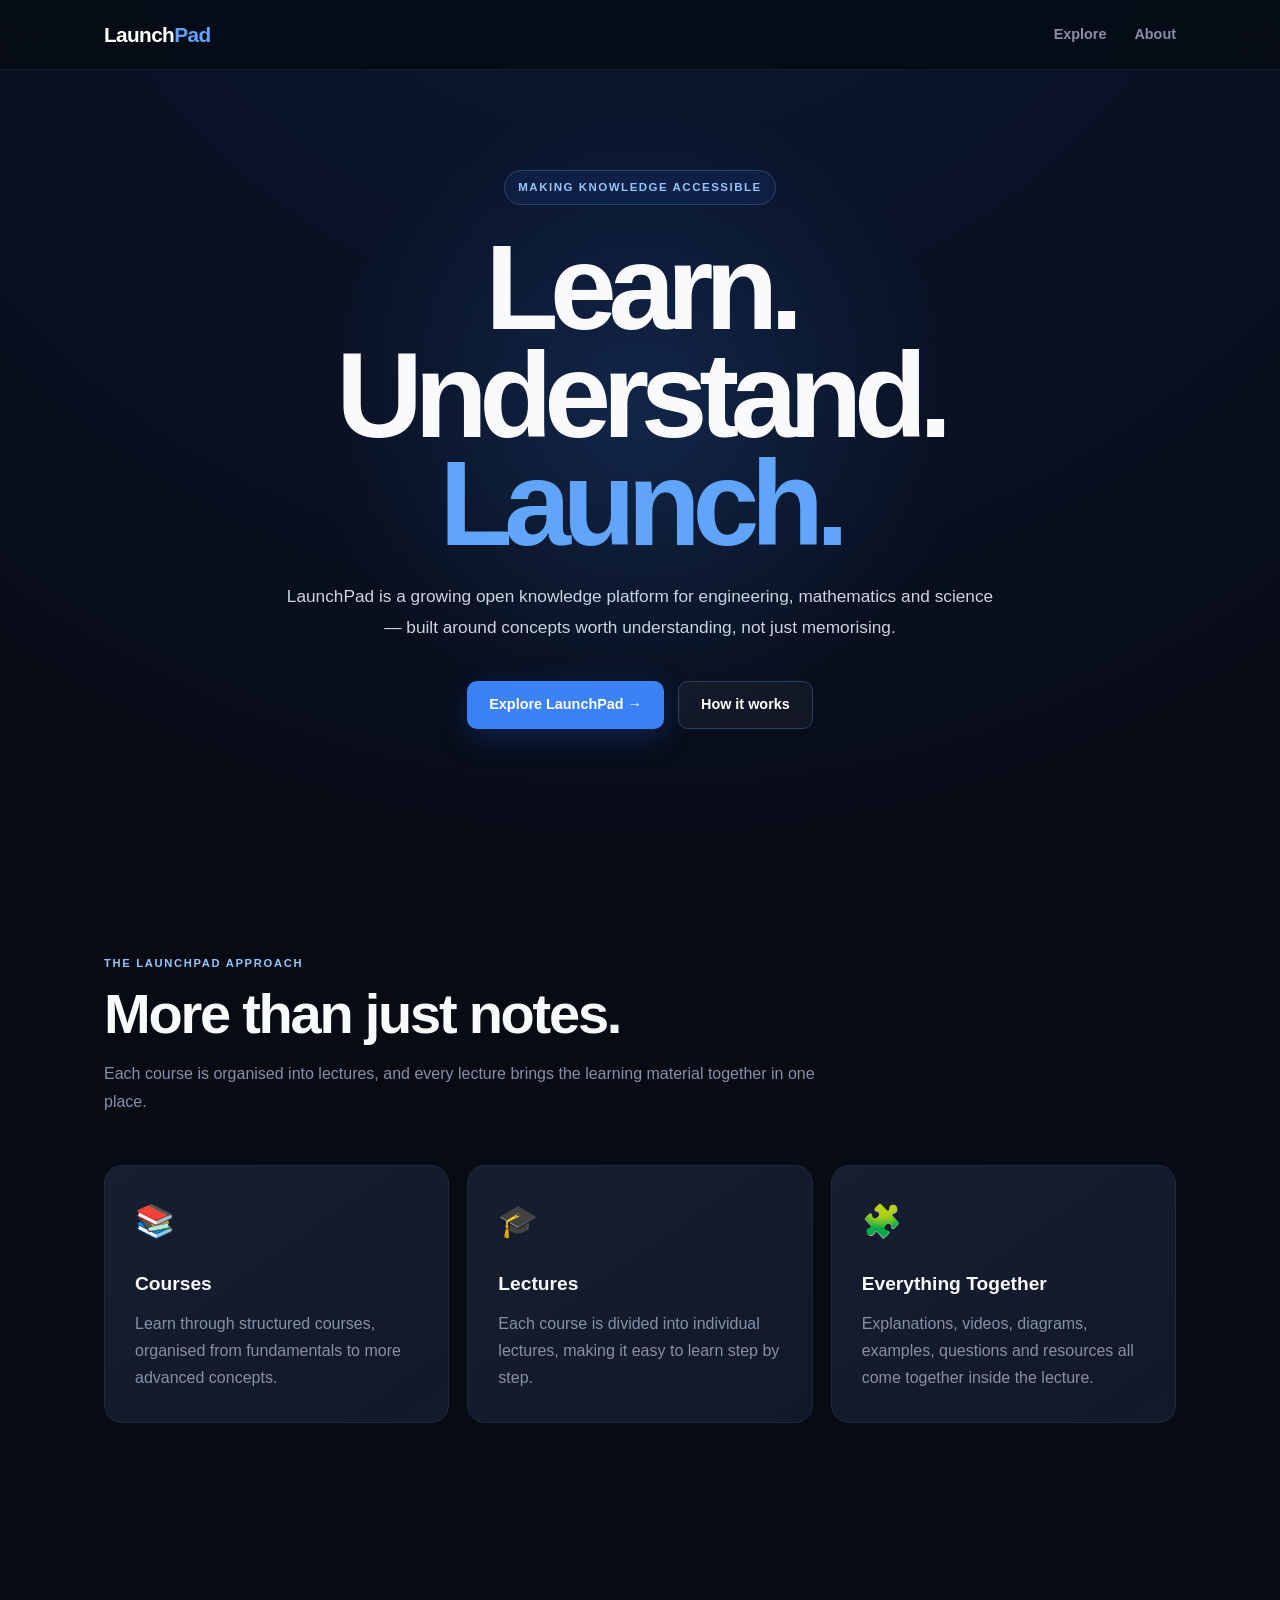
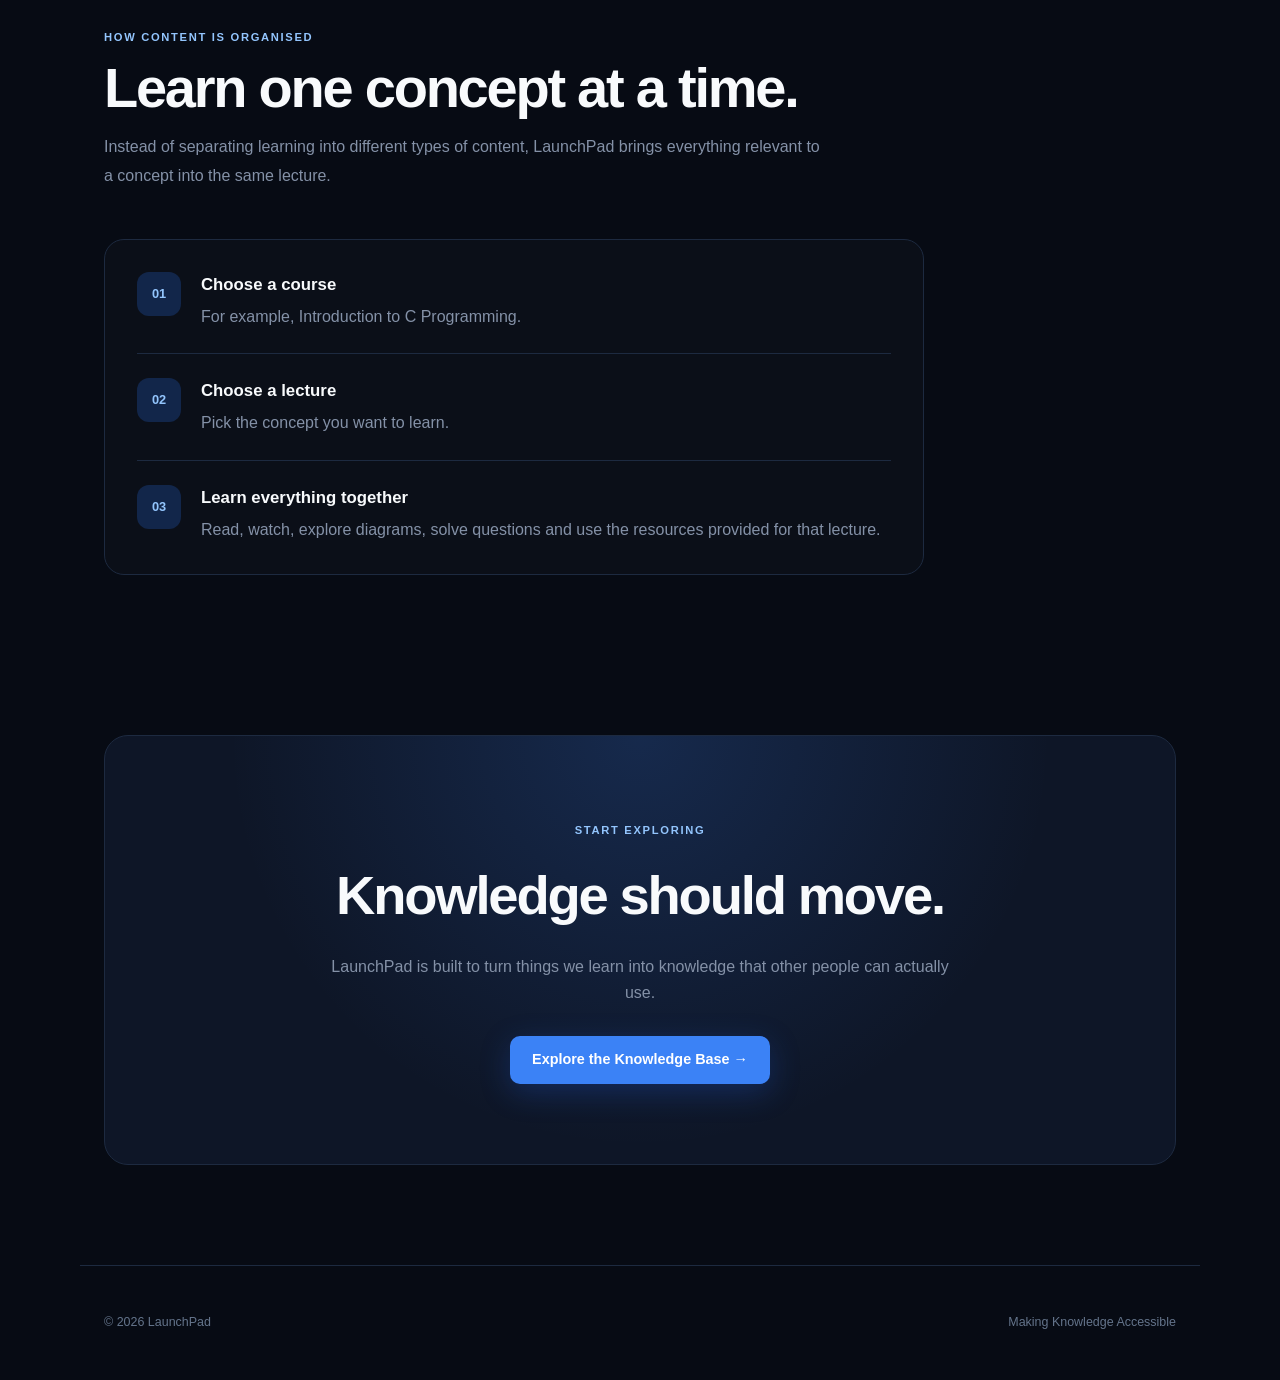
<file: index.html>
<!DOCTYPE html>
<html lang="en">
<head>
    <meta charset="UTF-8">
    <meta name="viewport" content="width=device-width, initial-scale=1.0">

    <title>LaunchPad — Engineering Knowledge</title>

    <link rel="stylesheet" href="css/style.css">
</head>

<body>

    <!-- Navigation -->
    <nav class="navbar">

        <div class="nav-container">

            <a href="index.html" class="logo"> <span class="logo-launch">Launch</span><span class="logo-pad">Pad</span> </a>

            <div class="nav-links">
                <a href="explore.html">Explore</a>
                <a href="#">About</a>
            </div>

        </div>

    </nav>


    <!-- Hero -->
    <header class="hero">

        <div class="hero-content">

            <span class="hero-badge">
                MAKING KNOWLEDGE ACCESSIBLE
            </span>

            <h1>
                Learn.<br>
                Understand.<br>
                <span>Launch.</span>
            </h1>

            <p>
                LaunchPad is a growing open knowledge platform for
                engineering, mathematics and science — built around
                concepts worth understanding, not just memorising.
            </p>

            <div class="hero-buttons">

                <a href="explore.html" class="btn btn-primary">
                    Explore LaunchPad →
                </a>

                <a href="#how-it-works" class="btn btn-secondary">
                    How it works
                </a>

            </div>

        </div>

    </header>


    <!-- How LaunchPad Works -->
    <section class="section" id="how-it-works">

        <div class="section-heading">

            <span class="section-label">
                THE LAUNCHPAD APPROACH
            </span>

            <h2>
                More than just notes.
            </h2>

            <p>
                Each course is organised into lectures, and every lecture
                brings the learning material together in one place.
            </p>

        </div>


        <div class="feature-grid">

            <div class="feature-card">
                <div class="feature-icon">📚</div>

                <h3>Courses</h3>

                <p>
                    Learn through structured courses, organised from
                    fundamentals to more advanced concepts.
                </p>
            </div>


            <div class="feature-card">
                <div class="feature-icon">🎓</div>

                <h3>Lectures</h3>

                <p>
                    Each course is divided into individual lectures,
                    making it easy to learn step by step.
                </p>
            </div>


            <div class="feature-card">
                <div class="feature-icon">🧩</div>

                <h3>Everything Together</h3>

                <p>
                    Explanations, videos, diagrams, examples, questions
                    and resources all come together inside the lecture.
                </p>
            </div>

        </div>

    </section>


    <!-- Example -->
    <section class="section example-section">

        <div class="section-heading">

            <span class="section-label">
                HOW CONTENT IS ORGANISED
            </span>

            <h2>
                Learn one concept at a time.
            </h2>

            <p>
                Instead of separating learning into different types of
                content, LaunchPad brings everything relevant to a concept
                into the same lecture.
            </p>

        </div>


        <div class="learning-path">

            <div class="path-step">
                <span class="path-number">01</span>

                <div>
                    <h3>Choose a course</h3>
                    <p>
                        For example, Introduction to C Programming.
                    </p>
                </div>
            </div>


            <div class="path-line"></div>


            <div class="path-step">
                <span class="path-number">02</span>

                <div>
                    <h3>Choose a lecture</h3>
                    <p>
                        Pick the concept you want to learn.
                    </p>
                </div>
            </div>


            <div class="path-line"></div>


            <div class="path-step">
                <span class="path-number">03</span>

                <div>
                    <h3>Learn everything together</h3>
                    <p>
                        Read, watch, explore diagrams, solve questions
                        and use the resources provided for that lecture.
                    </p>
                </div>
            </div>

        </div>

    </section>


    <!-- CTA -->
    <section class="cta-section">

        <div class="cta-content">

            <span class="section-label">
                START EXPLORING
            </span>

            <h2>
                Knowledge should move.
            </h2>

            <p>
                LaunchPad is built to turn things we learn into knowledge
                that other people can actually use.
            </p>

            <a href="explore.html" class="btn btn-primary">
                Explore the Knowledge Base →
            </a>

        </div>

    </section>


    <!-- Footer -->
    <footer class="footer">

        <p>
            © 2026 LaunchPad
        </p>

        <p>
            Making Knowledge Accessible
        </p>

    </footer>

</body>
</html>
</file>
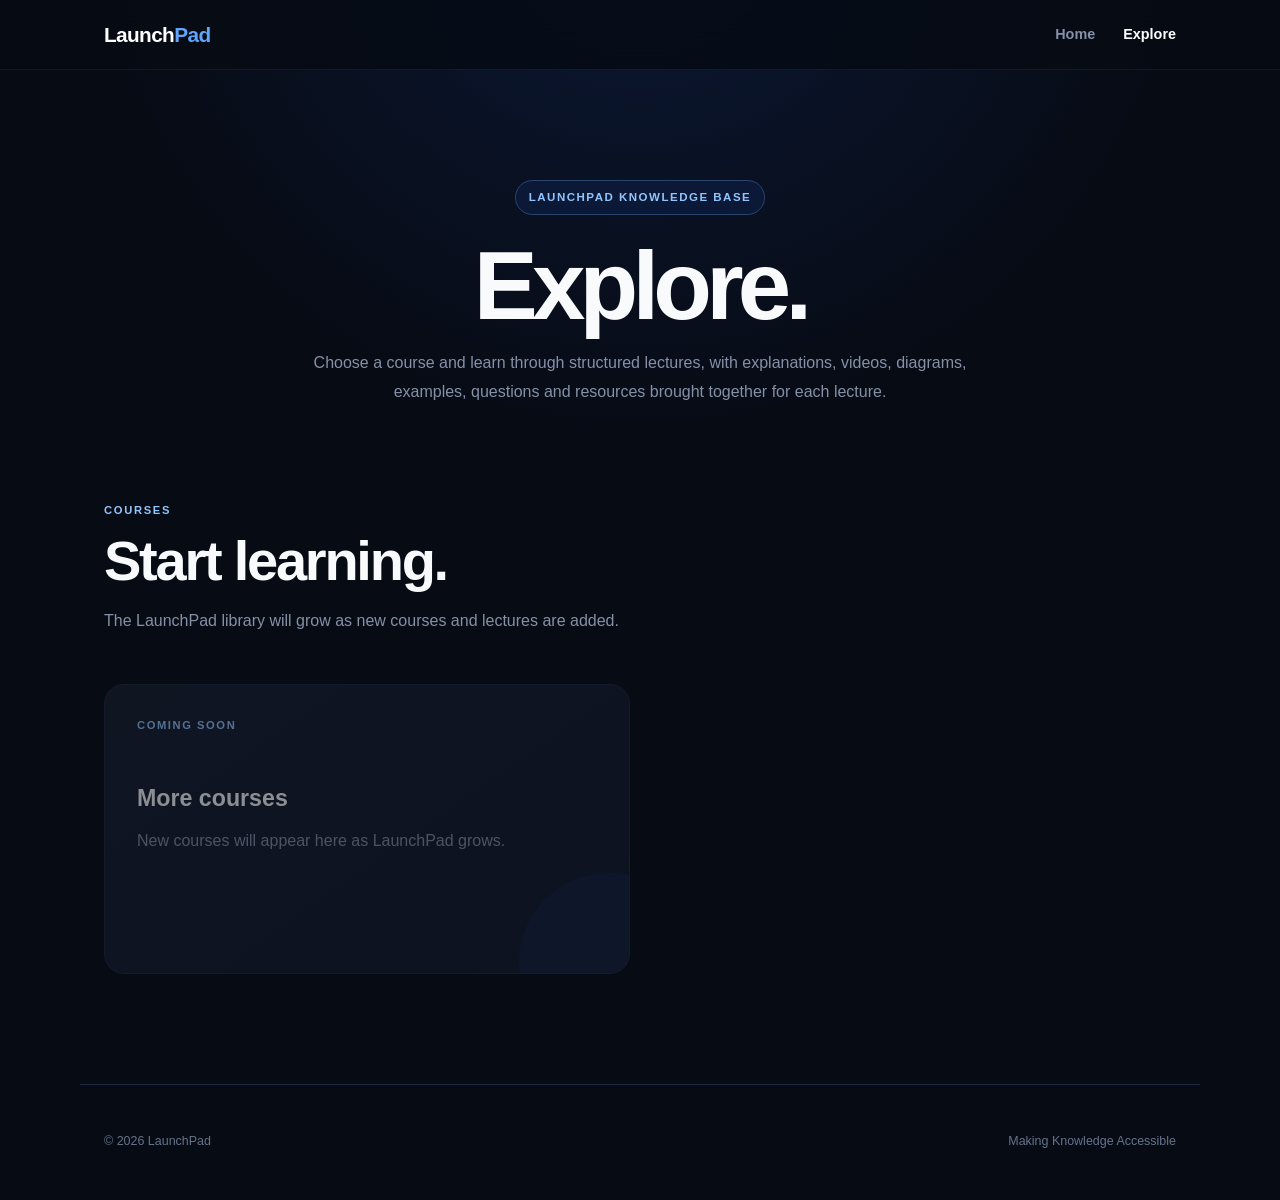
<file: explore.html>
<!DOCTYPE html>
<html lang="en">

<head>

    <meta charset="UTF-8">

    <meta name="viewport"
          content="width=device-width, initial-scale=1.0">

    <title>Explore — LaunchPad</title>

    <link rel="stylesheet"
          href="css/style.css">

</head>

<body>

    <nav class="navbar">

        <div class="nav-container">

            <a href="index.html" class="logo"> <span class="logo-launch">Launch</span><span class="logo-pad">Pad</span> </a>

            <div class="nav-links">

                <a href="index.html">
                    Home
                </a>

                <a href="explore.html" class="active">
                    Explore
                </a>

            </div>

        </div>

    </nav>


    <header class="explore-header">

        <span class="hero-badge">
            LAUNCHPAD KNOWLEDGE BASE
        </span>

        <h1>
            Explore.
        </h1>

        <p>
            Choose a course and learn through structured lectures,
            with explanations, videos, diagrams, examples, questions
            and resources brought together for each lecture.
        </p>

    </header>


    <main class="courses-section">

        <div class="section-heading">

            <span class="section-label">
                COURSES
            </span>

            <h2>
                Start learning.
            </h2>

            <p>
                The LaunchPad library will grow as new courses
                and lectures are added.
            </p>

        </div>


        <div class="course-grid">


            <div class="course-card course-card-placeholder">

                <div class="course-card-top">

                    <span class="course-number">
                        COMING SOON
                    </span>

                </div>

                <h3>
                    More courses
                </h3>

                <p>
                    New courses will appear here as LaunchPad
                    grows.
                </p>

            </div>


        </div>

    </main>


    <footer class="footer">

        <p>
            © 2026 LaunchPad
        </p>

        <p>
            Making Knowledge Accessible
        </p>

    </footer>

</body>

</html>
</file>
<file: css/style.css>
/* =========================================================
   LAUNCHPAD — GLOBAL DESIGN
   ========================================================= */

:root {
    --bg: #070b14;
    --bg-soft: #0b1120;
    --card: #0e1627;
    --card-hover: #121d32;

    --border: #1d2a40;
    --border-bright: #2d405f;

    --text: #f8fafc;
    --text-soft: #cbd5e1;
    --muted: #8491a7;

    --accent: #60a5fa;
    --accent-bright: #93c5fd;
    --accent-dark: #2563eb;

    --max-width: 1120px;
}


/* =========================================================
   RESET
   ========================================================= */

* {
    box-sizing: border-box;
}

html {
    scroll-behavior: smooth;
}

body {
    margin: 0;

    background:
        radial-gradient(
            circle at 50% -10%,
            rgba(37, 99, 235, 0.16),
            transparent 38%
        ),
        var(--bg);

    color: var(--text);

    font-family:
        -apple-system,
        BlinkMacSystemFont,
        "Segoe UI",
        Roboto,
        Helvetica,
        Arial,
        sans-serif;

    line-height: 1.6;
}

a {
    color: inherit;
    text-decoration: none;
}


/* =========================================================
   NAVIGATION
   ========================================================= */

.navbar {
    position: sticky;
    top: 0;
    z-index: 100;

    background: rgba(7, 11, 20, 0.82);

    border-bottom: 1px solid rgba(255, 255, 255, 0.06);

    backdrop-filter: blur(18px);
}

.nav-container {
    max-width: var(--max-width);

    margin: auto;

    padding: 18px 24px;

    display: flex;
    align-items: center;
    justify-content: space-between;
}

.logo { font-size: 1.3rem; font-weight: 800; letter-spacing: -0.03em; color: white; } .logo-launch { color: #ffffff; } .logo-pad { color: var(--accent); }

.nav-links {
    display: flex;
    align-items: center;

    gap: 28px;
}

.nav-links a {
    color: var(--muted);

    font-size: 0.9rem;
    font-weight: 600;

    transition: color 0.2s ease;
}

.nav-links a:hover,
.nav-links a.active {
    color: white;
}


/* =========================================================
   HERO
   ========================================================= */

.hero {
    position: relative;

    overflow: hidden;

    min-height: 680px;

    display: flex;
    align-items: center;
    justify-content: center;

    text-align: center;

    padding: 100px 24px 120px;
}

.hero::before {
    content: "";

    position: absolute;

    width: 700px;
    height: 700px;

    left: 50%;
    top: 0;

    transform: translateX(-50%);

    background:
        radial-gradient(
            circle,
            rgba(59, 130, 246, 0.18),
            transparent 65%
        );

    pointer-events: none;
}

.hero-content {
    position: relative;

    max-width: 850px;
}

.hero-badge {
    display: inline-block;

    padding: 7px 13px;

    border: 1px solid #29466e;

    border-radius: 999px;

    background: rgba(37, 99, 235, 0.10);

    color: var(--accent-bright);

    font-size: 0.72rem;
    font-weight: 800;

    letter-spacing: 0.13em;
}

.hero h1 {
    margin: 28px 0 24px;

    font-size: clamp(4rem, 10vw, 7.5rem);

    line-height: 0.9;

    letter-spacing: -0.07em;
}

.hero h1 span {
    color: var(--accent);
}

.hero p {
    max-width: 720px;

    margin: auto;

    color: var(--text-soft);

    font-size: 1.08rem;

    line-height: 1.8;
}

.hero-buttons {
    display: flex;

    justify-content: center;

    gap: 14px;

    margin-top: 38px;

    flex-wrap: wrap;
}


/* =========================================================
   BUTTONS
   ========================================================= */

.btn {
    display: inline-flex;

    align-items: center;
    justify-content: center;

    min-height: 48px;

    padding: 0 22px;

    border-radius: 10px;

    font-size: 0.9rem;
    font-weight: 700;

    transition:
        transform 0.2s ease,
        background 0.2s ease,
        border-color 0.2s ease;
}

.btn:hover {
    transform: translateY(-2px);
}

.btn-primary {
    background: #3b82f6;

    color: white;

    box-shadow:
        0 8px 30px rgba(37, 99, 235, 0.25);
}

.btn-primary:hover {
    background: #60a5fa;
}

.btn-secondary {
    background: rgba(255, 255, 255, 0.04);

    border: 1px solid var(--border-bright);

    color: white;
}

.btn-secondary:hover {
    background: rgba(255, 255, 255, 0.08);
}


/* =========================================================
   GENERAL SECTIONS
   ========================================================= */

.section {
    max-width: var(--max-width);

    margin: auto;

    padding: 100px 24px;
}

.section-heading {
    max-width: 720px;

    margin-bottom: 48px;
}

.section-label {
    display: inline-block;

    margin-bottom: 12px;

    color: var(--accent-bright);

    font-size: 0.7rem;
    font-weight: 800;

    letter-spacing: 0.15em;
}

.section-heading h2 {
    margin: 0 0 16px;

    font-size: clamp(2.2rem, 5vw, 3.5rem);

    line-height: 1.05;

    letter-spacing: -0.04em;
}

.section-heading p {
    margin: 0;

    color: var(--muted);

    font-size: 1rem;

    line-height: 1.8;
}


/* =========================================================
   FEATURE CARDS
   ========================================================= */

.feature-grid {
    display: grid;

    grid-template-columns: repeat(3, 1fr);

    gap: 18px;
}

.feature-card {
    min-height: 230px;

    padding: 30px;

    background:
        linear-gradient(
            145deg,
            rgba(255,255,255,0.035),
            rgba(255,255,255,0.01)
        ),
        var(--card);

    border: 1px solid var(--border);

    border-radius: 18px;

    transition:
        transform 0.2s ease,
        border-color 0.2s ease;
}

.feature-card:hover {
    transform: translateY(-5px);

    border-color: #36557d;
}

.feature-icon {
    margin-bottom: 22px;

    font-size: 2rem;
}

.feature-card h3 {
    margin: 0 0 10px;

    font-size: 1.2rem;
}

.feature-card p {
    margin: 0;

    color: var(--muted);

    line-height: 1.7;
}


/* =========================================================
   LEARNING PATH
   ========================================================= */

.learning-path {
    max-width: 820px;

    padding: 8px;

    background: rgba(255,255,255,0.015);

    border: 1px solid var(--border);

    border-radius: 20px;
}

.path-step {
    display: flex;

    align-items: flex-start;

    gap: 20px;

    padding: 24px;
}

.path-number {
    flex-shrink: 0;

    width: 44px;
    height: 44px;

    display: flex;

    align-items: center;
    justify-content: center;

    border-radius: 12px;

    background: #12264a;

    color: var(--accent-bright);

    font-size: 0.8rem;
    font-weight: 800;
}

.path-step h3 {
    margin: 0 0 5px;

    font-size: 1.05rem;
}

.path-step p {
    margin: 0;

    color: var(--muted);
}

.path-line {
    height: 1px;

    margin: 0 24px;

    background: var(--border);
}


/* =========================================================
   CTA
   ========================================================= */

.cta-section {
    max-width: var(--max-width);

    margin: auto;

    padding: 60px 24px 100px;
}

.cta-content {
    padding: 80px 30px;

    text-align: center;

    background:
        radial-gradient(
            circle at 50% 0%,
            rgba(59,130,246,0.18),
            transparent 60%
        ),
        var(--card);

    border: 1px solid var(--border);

    border-radius: 24px;
}

.cta-content h2 {
    margin: 0 0 15px;

    font-size: clamp(2.2rem, 5vw, 3.4rem);

    letter-spacing: -0.04em;
}

.cta-content p {
    max-width: 620px;

    margin: 0 auto 30px;

    color: var(--muted);
}


/* =========================================================
   EXPLORE PAGE
   ========================================================= */

.explore-header {
    max-width: 850px;

    margin: auto;

    padding: 110px 24px 70px;

    text-align: center;
}

.explore-header h1 {
    margin: 25px 0 18px;

    font-size: clamp(3.8rem, 9vw, 6rem);

    line-height: 0.95;

    letter-spacing: -0.06em;
}

.explore-header p {
    max-width: 680px;

    margin: auto;

    color: var(--muted);

    line-height: 1.8;
}


/* =========================================================
   COURSE LIBRARY
   ========================================================= */

.courses-section {
    max-width: var(--max-width);

    margin: auto;

    padding: 20px 24px 110px;
}

.course-grid {
    display: grid;

    grid-template-columns: repeat(2, 1fr);

    gap: 20px;
}

.course-card {
    position: relative;

    display: block;

    padding: 32px;

    min-height: 290px;

    overflow: hidden;

    background:
        linear-gradient(
            145deg,
            rgba(255,255,255,0.04),
            rgba(255,255,255,0.01)
        ),
        var(--card);

    border: 1px solid var(--border);

    border-radius: 20px;

    transition:
        transform 0.25s ease,
        border-color 0.25s ease,
        box-shadow 0.25s ease;
}

.course-card::after {
    content: "";

    position: absolute;

    width: 180px;
    height: 180px;

    right: -70px;
    bottom: -80px;

    border-radius: 50%;

    background: rgba(59,130,246,0.08);

    transition: transform 0.3s ease;
}

.course-card:hover {
    transform: translateY(-6px);

    border-color: #3d6090;

    box-shadow:
        0 20px 50px rgba(0,0,0,0.25);
}

.course-card:hover::after {
    transform: scale(1.5);
}

.course-card-top {
    position: relative;
    z-index: 1;

    display: flex;

    justify-content: space-between;

    margin-bottom: 48px;
}

.course-number {
    color: var(--accent-bright);

    font-size: 0.7rem;
    font-weight: 800;

    letter-spacing: 0.14em;
}

.course-arrow {
    color: var(--accent-bright);

    font-size: 1.5rem;
}

.course-card h3 {
    position: relative;
    z-index: 1;

    margin: 0 0 14px;

    font-size: 1.45rem;

    line-height: 1.3;
}

.course-card p {
    position: relative;
    z-index: 1;

    margin: 0 0 25px;

    color: var(--muted);

    line-height: 1.7;
}

.course-meta {
    position: relative;
    z-index: 1;

    display: flex;

    gap: 8px;

    color: #64748b;

    font-size: 0.78rem;
}

.course-card-placeholder {
    opacity: 0.55;
}

.course-card-placeholder:hover {
    transform: none;

    border-color: var(--border);

    box-shadow: none;
}


/* =========================================================
   COURSE PAGE
   ========================================================= */

.course-header {
    max-width: var(--max-width);

    margin: auto;

    padding: 100px 24px 60px;
}

.course-header h1 {
    max-width: 850px;

    margin: 18px 0;

    font-size: clamp(2.8rem, 7vw, 5rem);

    line-height: 1;

    letter-spacing: -0.055em;
}

.course-header p {
    max-width: 700px;

    margin: 0;

    color: var(--muted);

    font-size: 1.05rem;

    line-height: 1.8;
}

.lecture-list-section {
    max-width: var(--max-width);

    margin: auto;

    padding: 20px 24px 110px;
}

.lecture-list {
    display: flex;

    flex-direction: column;

    gap: 14px;

    max-width: 900px;
}

.lecture-card {
    width: 100%;

    display: grid;

    grid-template-columns: 70px 1fr 40px;

    align-items: center;

    gap: 20px;

    padding: 24px 26px;

    background: var(--card);

    border: 1px solid var(--border);

    border-radius: 16px;

    transition:
        transform 0.2s ease,
        border-color 0.2s ease,
        background 0.2s ease;
}

a.lecture-card:hover {
    transform: translateX(5px);

    border-color: #3d6090;

    background: var(--card-hover);
}

.lecture-number {
    color: var(--accent-bright);

    font-size: 0.9rem;
    font-weight: 800;

    letter-spacing: 0.05em;
}

.lecture-info h3 {
    margin: 0 0 5px;

    font-size: 1.05rem;
}

.lecture-info p {
    margin: 0;

    color: var(--muted);

    font-size: 0.9rem;
}

.lecture-arrow {
    color: var(--accent-bright);

    font-size: 1.4rem;

    text-align: right;
}

.lecture-placeholder {
    opacity: 0.45;
}


/* =========================================================
   LECTURE PAGE
   ========================================================= */

.lecture-header {
    max-width: 900px;

    margin: auto;

    padding: 90px 24px 50px;
}

.breadcrumb {
    margin-bottom: 25px;

    color: var(--accent-bright);

    font-size: 0.8rem;
    font-weight: 700;
}

.lecture-header h1 {
    margin: 0 0 18px;

    font-size: clamp(2.7rem, 6vw, 4.8rem);

    line-height: 1;

    letter-spacing: -0.055em;
}

.lecture-header p {
    max-width: 700px;

    margin: 0;

    color: var(--muted);

    font-size: 1.05rem;
}

.lecture-content {
    max-width: 900px;

    margin: auto;

    padding: 20px 24px 100px;
}

.content-box {
    margin-bottom: 24px;

    padding: 30px;

    background: var(--card);

    border: 1px solid var(--border);

    border-radius: 18px;
}

.content-box h2 {
    margin-top: 0;

    margin-bottom: 15px;

    font-size: 1.5rem;
}

.content-box p {
    color: var(--text-soft);

    line-height: 1.8;
}

.video-placeholder {
    display: flex;

    min-height: 260px;

    align-items: center;
    justify-content: center;

    text-align: center;

    background: #080d18;

    border: 1px dashed #334155;

    border-radius: 14px;

    color: var(--muted);
}

.lecture-navigation {
    display: flex;

    justify-content: space-between;

    gap: 15px;

    margin-top: 40px;
}

.lecture-navigation a {
    display: inline-flex;

    padding: 13px 18px;

    border: 1px solid var(--border-bright);

    border-radius: 10px;

    color: var(--accent-bright);

    font-weight: 700;
}

.lecture-navigation a:hover {
    background: rgba(59,130,246,0.08);
}


/* =========================================================
   FOOTER
   ========================================================= */

.footer {
    max-width: var(--max-width);

    margin: auto;

    padding: 35px 24px;

    display: flex;

    justify-content: space-between;

    gap: 20px;

    border-top: 1px solid var(--border);

    color: #64748b;

    font-size: 0.78rem;
}


/* =========================================================
   MOBILE
   ========================================================= */

@media (max-width: 800px) {

    .nav-container {
        padding: 15px 18px;
    }

    .nav-links {
        gap: 15px;
    }

    .hero {
        min-height: 600px;

        padding: 80px 20px;
    }

    .hero h1 {
        font-size: clamp(3.6rem, 18vw, 6rem);
    }

    .feature-grid,
    .course-grid {
        grid-template-columns: 1fr;
    }

    .section {
        padding: 75px 20px;
    }

    .courses-section,
    .lecture-list-section,
    .lecture-content {
        padding-left: 20px;
        padding-right: 20px;
    }

    .lecture-card {
        grid-template-columns: 48px 1fr 25px;

        gap: 12px;

        padding: 20px;
    }

    .lecture-info p {
        font-size: 0.82rem;
    }

    .footer {
        flex-direction: column;

        gap: 5px;
    }

    .lecture-navigation {
        flex-direction: column;
    }

}
</file>
